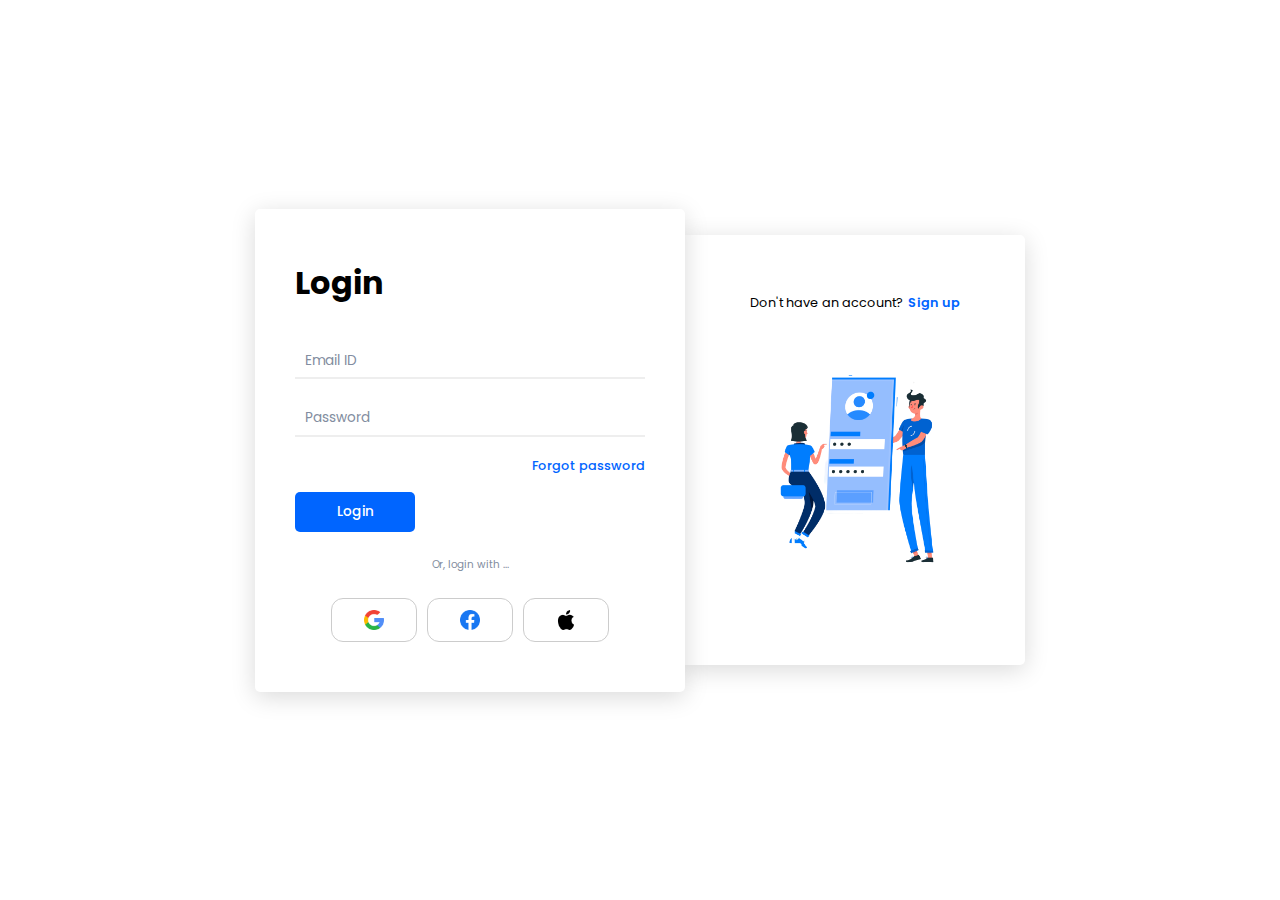
<file: loginPage/slidingLoginForm/index.html>
<!DOCTYPE html>
<html lang="en">
<head>
  <meta charset="UTF-8">
  <meta http-equiv="X-UA-Compatible" content="IE=edge">
  <meta name="viewport" content="width=device-width, initial-scale=1.0">
  <title>Document</title>
  <link rel="stylesheet" href="https://unicons.iconscout.com/release/v4.0.0/css/line.css">
  <link rel="stylesheet" href="./styles.css">
</head>
<body>

  <!-- sign in form  -->
  <div class="form-container sign-in-form">
    <div class="form-box sign-in-box">
      <h2>Login</h2>
      <form action="">
        <div class="field">
          <i class="uil uil-at"></i>
          <input type="email" placeholder="Email ID" required>
        </div>
        <div class="field">
          <i class="uil uil-lock-alt"></i>
          <input class="password-input" type="password" placeholder="Password" required>
          <div class="eye-btn"><i class="uil uil-eye-slash"></i></div>
        </div>
        <div class="forgot-link">
          <a href="">Forgot password</a>
        </div>
        <input class="submit-btn" type="submit" value="Login" >
      </form>
      <div class="login-options">
        <p class="text">Or, login with ...</p>
        <div class="other-logins">
          <a href="#"><img src="./img/search.png" alt=""></a>
          <a href="#"><img src="./img/facebook.png" alt=""></a>
          <a href="#"><img src="./img/apple-black-logo.png" alt=""></a>
        </div>
      </div>
    </div>
    <div class="imgBox sign-in-imgBox">
      <div class="sliding-link">
        <p>Don't have an account?</p>
        <span class="sign-up-btn">Sign up</span>
      </div>
      <img src="./img/sign_in_bleu.png" alt="">
    </div>
  </div>

  <!-- Sign up form -->
  <div class="form-container sign-up-form">
    <div class="imgBox sign-up-imgBox">
      <div class="sliding-link">
        <p>Already a member?</p>
        <span class="sign-in-btn">Sign in</span>
      </div>
      <img src="./img/sign_up_bleu.png" alt="">
    </div>
    <div class="form-box sign-up-box">
      <h2>Sign up</h2>
      <div class="login-options">
        <div class="other-logins">
          <a href="#"><img src="./img/search.png" alt=""></a>
          <a href="#"><img src="./img/facebook.png" alt=""></a>
          <a href="#"><img src="./img/apple-black-logo.png" alt=""></a>
        </div>
        <p class="text">Or, Sign up with email...</p>
      </div>
      <form action="">
        <div class="field">
          <i class="uil uil-user"></i>
          <input type="text" placeholder="Full name" required>
        </div>
        <div class="field">
          <i class="uil uil-at"></i>
          <input type="email" placeholder="Email ID" required>
        </div>
        <div class="field">
          <i class="uil uil-lock-alt"></i>
          <input  type="password" placeholder="Password" required>
        </div>
        <div class="field">
          <i class="uil uil-lock-access"></i>
          <input  type="password" placeholder="Confirm password" required>
        </div>
        <input class="submit-btn" type="submit" value="Sign up" >
      </form>
    </div>
  </div>

  <script src="./script.js"></script>
  
</body>
</html>
</file>
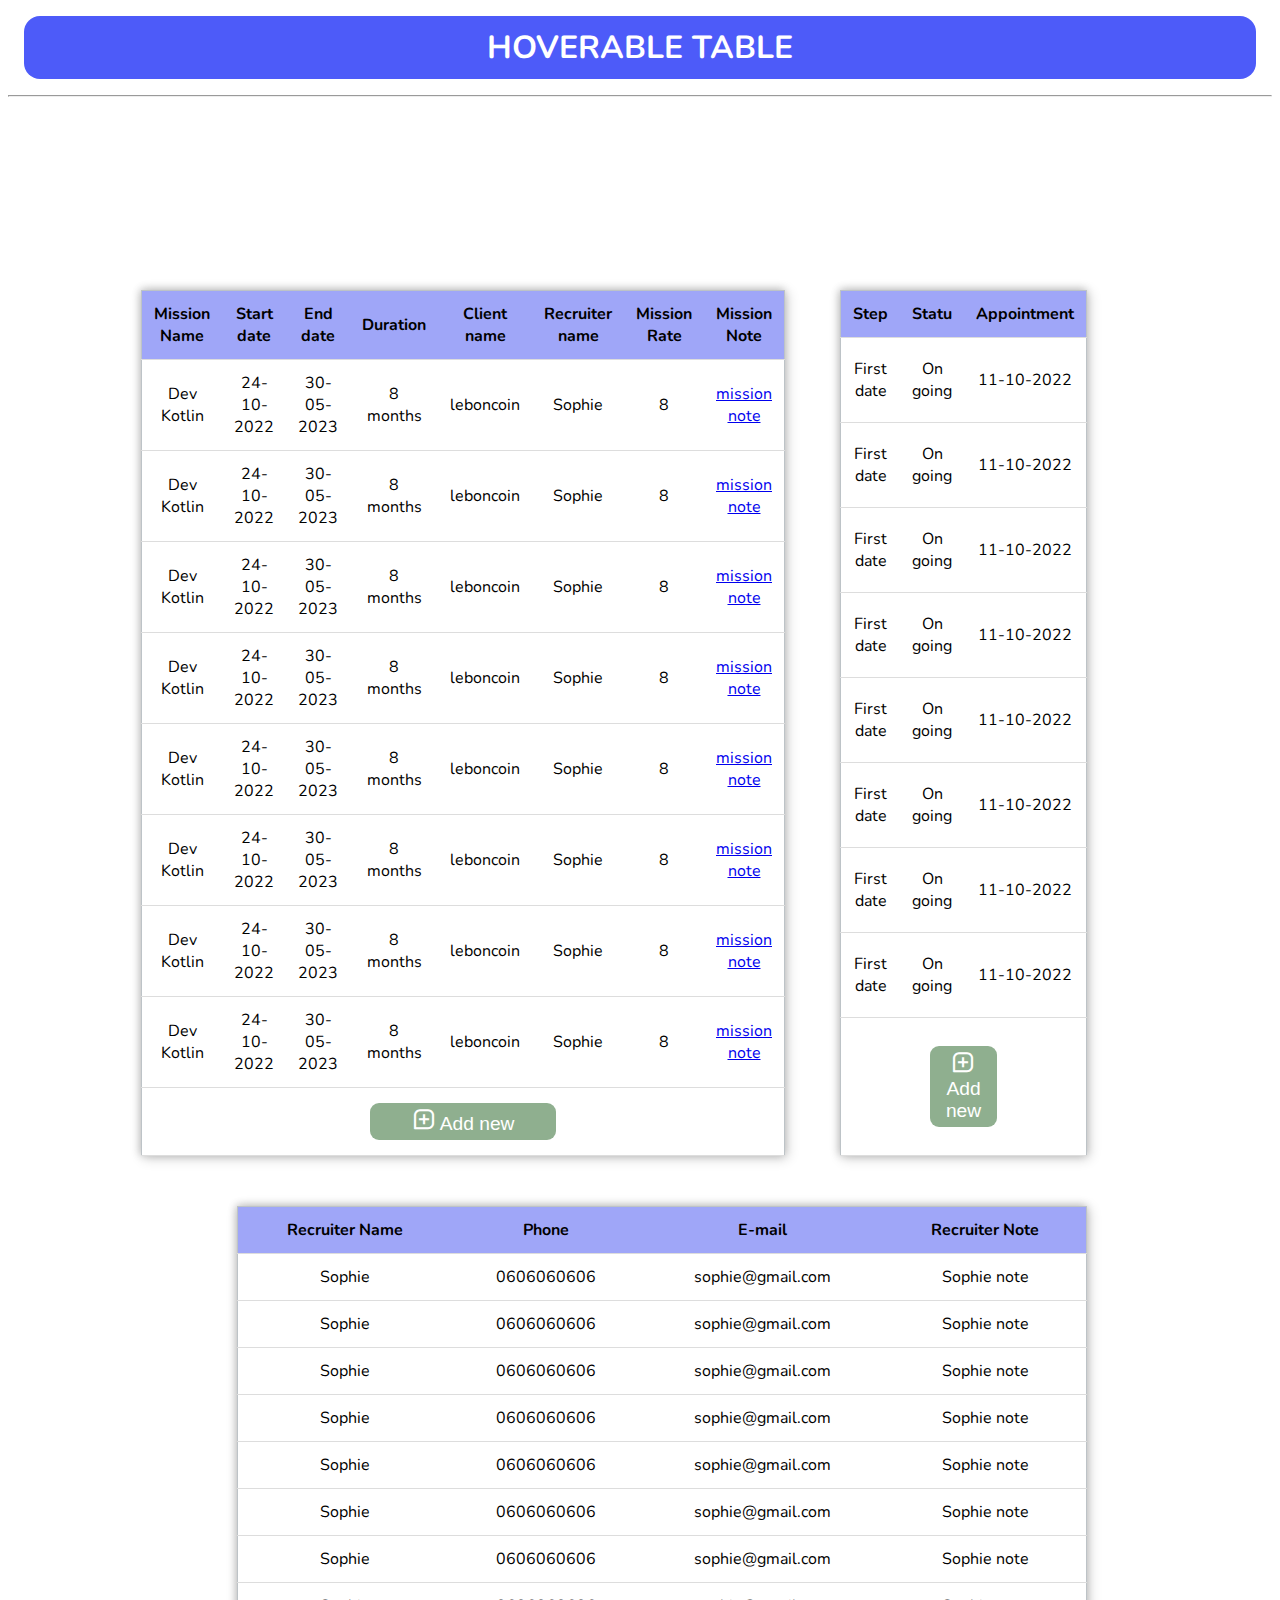
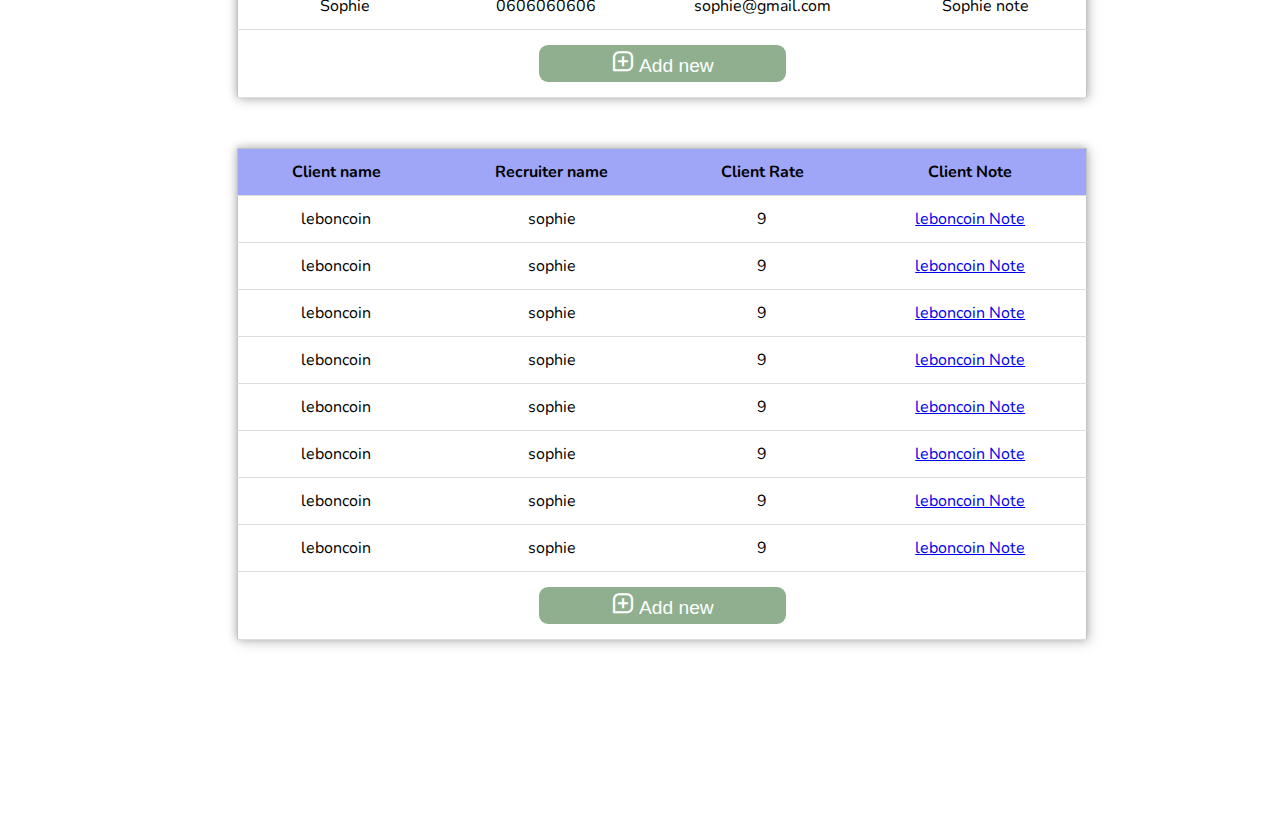
<file: xproject_management/Views_references/table_view_reference/index.html>
<!DOCTYPE html>
<html lang="en">
<head>
  <meta charset="UTF-8">
  <meta http-equiv="X-UA-Compatible" content="IE=edge">
  <meta name="viewport" content="width=device-width, initial-scale=1.0">
  <link rel="stylesheet" href="styles.css">
  <script src="script.js" defer></script>
    <!-- boxicon cdn link -->
    <link href="https://unpkg.com/boxicons@2.1.4/css/boxicons.min.css" rel="stylesheet">
  <title>Document</title>
</head>
<body>
  <h1>Hoverable Table</h1>
  <hr>
  <section class="tables">
    <div class="mission-container">
      <div class="mission remove-btn">
        <button type="button" class="delete-btn">Delete</button>
        <button type="button" class="archive-btn">Archive</button>
      </div>
      <table class="mission">
        <thead>
          <tr class="table-header">
            <th>Mission Name</th>
            <th>Start date</th>
            <th>End date</th>
            <th>Duration</th>
            <th>Client name</th>
            <th>Recruiter name</th>
            <th>Mission Rate</th>
            <th>Mission Note</th>
          </tr>
        </thead>
        <tbody>
          <tr>
            <td>Dev Kotlin</td>
            <td>24-10-2022</td>
            <td>30-05-2023</td>
            <td>8 months</td>
            <td>leboncoin</td>
            <td>Sophie</td>
            <td>8</td>
            <td><a href="#">mission note</a></td>
          </tr>
          <tr>
            <td>Dev Kotlin</td>
            <td>24-10-2022</td>
            <td>30-05-2023</td>
            <td>8 months</td>
            <td>leboncoin</td>
            <td>Sophie</td>
            <td>8</td>
            <td><a href="#">mission note</a></td>
          </tr>
          <tr>
            <td>Dev Kotlin</td>
            <td>24-10-2022</td>
            <td>30-05-2023</td>
            <td>8 months</td>
            <td>leboncoin</td>
            <td>Sophie</td>
            <td>8</td>
            <td><a href="#">mission note</a></td>
          </tr>
          <tr>
            <td>Dev Kotlin</td>
            <td>24-10-2022</td>
            <td>30-05-2023</td>
            <td>8 months</td>
            <td>leboncoin</td>
            <td>Sophie</td>
            <td>8</td>
            <td><a href="#">mission note</a></td>
          </tr>
          <tr>
            <td>Dev Kotlin</td>
            <td>24-10-2022</td>
            <td>30-05-2023</td>
            <td>8 months</td>
            <td>leboncoin</td>
            <td>Sophie</td>
            <td>8</td>
            <td><a href="#">mission note</a></td>
          </tr>
          <tr>
            <td>Dev Kotlin</td>
            <td>24-10-2022</td>
            <td>30-05-2023</td>
            <td>8 months</td>
            <td>leboncoin</td>
            <td>Sophie</td>
            <td>8</td>
            <td><a href="#">mission note</a></td>
          </tr>
          <tr>
            <td>Dev Kotlin</td>
            <td>24-10-2022</td>
            <td>30-05-2023</td>
            <td>8 months</td>
            <td>leboncoin</td>
            <td>Sophie</td>
            <td>8</td>
            <td><a href="#">mission note</a></td>
          </tr>
          <tr>
            <td>Dev Kotlin</td>
            <td>24-10-2022</td>
            <td>30-05-2023</td>
            <td>8 months</td>
            <td>leboncoin</td>
            <td>Sophie</td>
            <td>8</td>
            <td><a href="#">mission note</a></td>
          </tr>
          <tr class="form-row">
            <td><input type="text" placeholder="Step"></td>
            <td><input type="text" placeholder="Statu"></td>
            <td><input type="text" placeholder="Appointment"></td>
            <td><input type="text" placeholder="Appointment"></td>
            <td><input type="text" placeholder="Appointment"></td>
            <td><input type="text" placeholder="Appointment"></td>
            <td><input type="text" placeholder="Appointment"></td>
            <td><input type="text" placeholder="Appointment"></td>
          </tr>
          <tr class="form-btns" >
            <td colspan="9">
              <button type="button" class="action-btn add-new-btn active">
                <i class="bx bx-message-square-add" ></i>
                Add new
              </button>
              <button type="button" class="action-btn save-form-btn">
                <i class="bx bx-save" ></i>
                Save 1
              </button>
              <button type="button" class="action-btn cancel-form-btn">
                <i class="bx bx-message-square-x" ></i>
                Cancel
              </button>
            </td>
          </tr>
        </tbody>
      </table>
      <div class="process remove-btn">
        <button type="button" class="delete-btn">Delete</button>
        <button type="button" class="archive-btn">Archive</button>
      </div>
      <table class="process">
        <thead>
          <tr class="table-header">
            <th>Step</th>
            <th>Statu</th>
            <th>Appointment</th>
          </tr>
        </thead>
        <tbody>
          <tr>
            <td>First date</td>
            <td>On going</td>
            <td>11-10-2022</td>
          </tr>
          <tr>
            <td>First date</td>
            <td>On going</td>
            <td>11-10-2022</td>
          </tr>
          <tr>
            <td>First date</td>
            <td>On going</td>
            <td>11-10-2022</td>
          </tr>
          <tr>
            <td>First date</td>
            <td>On going</td>
            <td>11-10-2022</td>
          </tr>
          <tr>
            <td>First date</td>
            <td>On going</td>
            <td>11-10-2022</td>
          </tr>
          <tr>
            <td>First date</td>
            <td>On going</td>
            <td>11-10-2022</td>
          </tr>
          <tr>
            <td>First date</td>
            <td>On going</td>
            <td>11-10-2022</td>
          </tr>
          <tr>
            <td>First date</td>
            <td>On going</td>
            <td>11-10-2022</td>
          </tr>
          <tr class="form-row">
            <td><input type="text" placeholder="Step"></td>
            <td><input type="text" placeholder="Statu"></td>
            <td><input type="text" placeholder="Appointment"></td>
          </tr>
          <tr class="form-btns" >
            <td colspan="5">
              <button type="button" class="action-btn add-new-btn active">
                <i class="bx bx-message-square-add" ></i>
                Add new
              </button>
              <button type="button" class="action-btn save-form-btn">
                <i class="bx bx-save" ></i>
                Save 2
              </button>
              <button type="button" class="action-btn cancel-form-btn">
                <i class="bx bx-message-square-x" ></i>
                Cancel
              </button>
            </td>
          </tr>
        </tbody>
      </table>
    </div>
    <div class="table-container">
      <div class="recruiter remove-btn">
        <button type="button" class="delete-btn">Delete</button>
        <button type="button" class="archive-btn">Archive</button>
      </div>
      <table class="recruiter">
        <thead>
          <tr class="table-header">
            <th>Recruiter Name</th>
            <th>Phone</th>
            <th>E-mail</th>
            <th>Recruiter Note</th>
          </tr>
        </thead>
        <tbody>
          <tr>
            <td>Sophie</td>
            <td>0606060606</td>
            <td>sophie@gmail.com</td>
            <td>Sophie note</td>
          </tr>
          <tr>
            <td>Sophie</td>
            <td>0606060606</td>
            <td>sophie@gmail.com</td>
            <td>Sophie note</td>
          </tr>
          <tr>
            <td>Sophie</td>
            <td>0606060606</td>
            <td>sophie@gmail.com</td>
            <td>Sophie note</td>
          </tr>
          <tr>
            <td>Sophie</td>
            <td>0606060606</td>
            <td>sophie@gmail.com</td>
            <td>Sophie note</td>
          </tr>
          <tr>
            <td>Sophie</td>
            <td>0606060606</td>
            <td>sophie@gmail.com</td>
            <td>Sophie note</td>
          </tr>
          <tr>
            <td>Sophie</td>
            <td>0606060606</td>
            <td>sophie@gmail.com</td>
            <td>Sophie note</td>
          </tr>
          <tr>
            <td>Sophie</td>
            <td>0606060606</td>
            <td>sophie@gmail.com</td>
            <td>Sophie note</td>
          </tr>
          <tr>
            <td>Sophie</td>
            <td>0606060606</td>
            <td>sophie@gmail.com</td>
            <td>Sophie note</td>
          </tr>
          <tr class="form-row">
            <td><input type="text" placeholder="Step"></td>
            <td><input type="text" placeholder="Statu"></td>
            <td><input type="text" placeholder="Appointment"></td>
          </tr>
          <tr class="form-btns" >
            <td colspan="5">
              <button type="button" class="action-btn add-new-btn active">
                <i class="bx bx-message-square-add" ></i>
                Add new
              </button>
              <button type="button" class="action-btn save-form-btn">
                <i class="bx bx-save" ></i>
                Save 2
              </button>
              <button type="button" class="action-btn cancel-form-btn">
                <i class="bx bx-message-square-x" ></i>
                Cancel
              </button>
            </td>
          </tr>
        </tbody>
      </table>
    </div>
    <div class="table-container">
      <div class="client remove-btn">
        <button type="button" class="delete-btn">Delete</button>
        <button type="button" class="archive-btn">Archive</button>
      </div>
      <table class="client">
        <thead>
          <tr class="table-header">
            <th>Client name</th>
            <th>Recruiter name</th>
            <th>Client Rate</th>
            <th>Client Note</th>
          </tr>
        </thead>
        <tbody>
          <tr>
            <td>leboncoin</td>
            <td>sophie</td>
            <td>9</td>
            <td><a href="#">leboncoin Note</a></td>
          </tr>
          <tr>
            <td>leboncoin</td>
            <td>sophie</td>
            <td>9</td>
            <td><a href="#">leboncoin Note</a></td>
          </tr>
          <tr>
            <td>leboncoin</td>
            <td>sophie</td>
            <td>9</td>
            <td><a href="#">leboncoin Note</a></td>
          </tr>
          <tr>
            <td>leboncoin</td>
            <td>sophie</td>
            <td>9</td>
            <td><a href="#">leboncoin Note</a></td>
          </tr>
          <tr>
            <td>leboncoin</td>
            <td>sophie</td>
            <td>9</td>
            <td><a href="#">leboncoin Note</a></td>
          </tr>
          <tr>
            <td>leboncoin</td>
            <td>sophie</td>
            <td>9</td>
            <td><a href="#">leboncoin Note</a></td>
          </tr>
          <tr>
            <td>leboncoin</td>
            <td>sophie</td>
            <td>9</td>
            <td><a href="#">leboncoin Note</a></td>
          </tr>
          <tr>
            <td>leboncoin</td>
            <td>sophie</td>
            <td>9</td>
            <td><a href="#">leboncoin Note</a></td>
          </tr>
          <tr class="form-row">
            <td><input type="text" placeholder="Step"></td>
            <td><input type="text" placeholder="Statu"></td>
            <td><input type="text" placeholder="Appointment"></td>
            <td><input type="text" placeholder="Appointment"></td>
          </tr>
          <tr class="form-btns" >
            <td colspan="9">
              <button type="button" class="action-btn add-new-btn active">
                <i class="bx bx-message-square-add" ></i>
                Add new
              </button>
              <button type="button" class="action-btn save-form-btn">
                <i class="bx bx-save" ></i>
                Save 1
              </button>
              <button type="button" class="action-btn cancel-form-btn">
                <i class="bx bx-message-square-x" ></i>
                Cancel
              </button>
            </td>
          </tr>
        </tbody>
      </table>
    </div>
  </section>
</body>
</html>
</file>
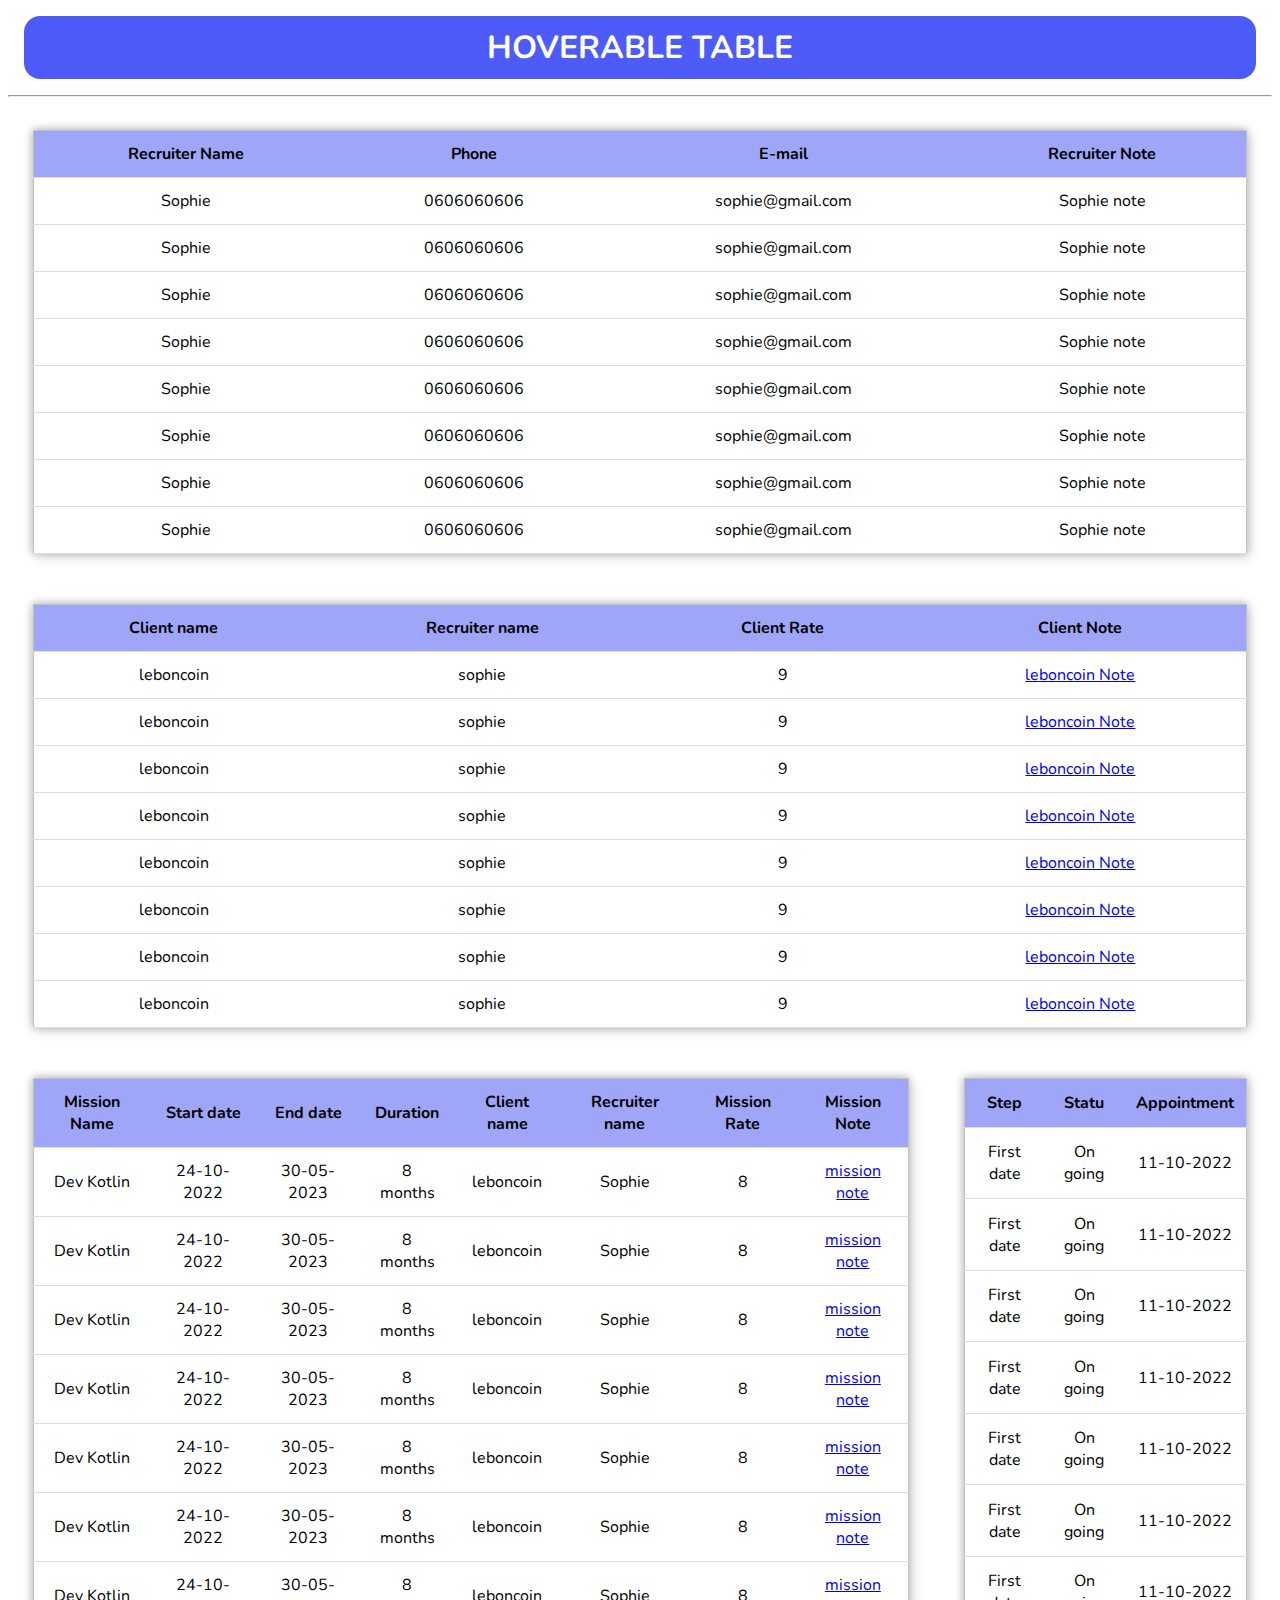
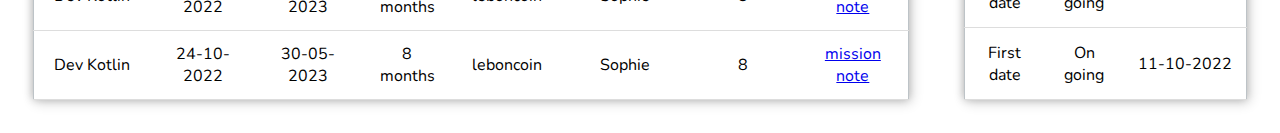
<file: views/table.html>
<!DOCTYPE html>
<html lang="en">
<head>
  <meta charset="UTF-8">
  <meta http-equiv="X-UA-Compatible" content="IE=edge">
  <meta name="viewport" content="width=device-width, initial-scale=1.0">
  <link rel="stylesheet" href="./styles/table.css">
  <title>Document</title>
</head>
<body>
  <h1>Hoverable Table</h1>
  <hr>
  <section class="tables">
    <table class="recruiter">
      <tr class="table-header">
        <th>Recruiter Name</th>
        <th>Phone</th>
        <th>E-mail</th>
        <th>Recruiter Note</th>
      </tr>
      <tr>
        <td>Sophie</td>
        <td>0606060606</td>
        <td>sophie@gmail.com</td>
        <td>Sophie note</td>
      </tr>
      <tr>
        <td>Sophie</td>
        <td>0606060606</td>
        <td>sophie@gmail.com</td>
        <td>Sophie note</td>
      </tr>
      <tr>
        <td>Sophie</td>
        <td>0606060606</td>
        <td>sophie@gmail.com</td>
        <td>Sophie note</td>
      </tr>
      <tr>
        <td>Sophie</td>
        <td>0606060606</td>
        <td>sophie@gmail.com</td>
        <td>Sophie note</td>
      </tr>
      <tr>
        <td>Sophie</td>
        <td>0606060606</td>
        <td>sophie@gmail.com</td>
        <td>Sophie note</td>
      </tr>
      <tr>
        <td>Sophie</td>
        <td>0606060606</td>
        <td>sophie@gmail.com</td>
        <td>Sophie note</td>
      </tr>
      <tr>
        <td>Sophie</td>
        <td>0606060606</td>
        <td>sophie@gmail.com</td>
        <td>Sophie note</td>
      </tr>
      <tr>
        <td>Sophie</td>
        <td>0606060606</td>
        <td>sophie@gmail.com</td>
        <td>Sophie note</td>
      </tr>
    </table>
    <table class="Client">
      <tr class="table-header">
        <th>Client name</th>
        <th>Recruiter name</th>
        <th>Client Rate</th>
        <th>Client Note</th>
      </tr>
      <tr>
        <td>leboncoin</td>
        <td>sophie</td>
        <td>9</td>
        <td><a href="#">leboncoin Note</a></td>
      </tr>
      <tr>
        <td>leboncoin</td>
        <td>sophie</td>
        <td>9</td>
        <td><a href="#">leboncoin Note</a></td>
      </tr>
      <tr>
        <td>leboncoin</td>
        <td>sophie</td>
        <td>9</td>
        <td><a href="#">leboncoin Note</a></td>
      </tr>
      <tr>
        <td>leboncoin</td>
        <td>sophie</td>
        <td>9</td>
        <td><a href="#">leboncoin Note</a></td>
      </tr>
      <tr>
        <td>leboncoin</td>
        <td>sophie</td>
        <td>9</td>
        <td><a href="#">leboncoin Note</a></td>
      </tr>
      <tr>
        <td>leboncoin</td>
        <td>sophie</td>
        <td>9</td>
        <td><a href="#">leboncoin Note</a></td>
      </tr>
      <tr>
        <td>leboncoin</td>
        <td>sophie</td>
        <td>9</td>
        <td><a href="#">leboncoin Note</a></td>
      </tr>
      <tr>
        <td>leboncoin</td>
        <td>sophie</td>
        <td>9</td>
        <td><a href="#">leboncoin Note</a></td>
      </tr>
    </table>
    <div class="mission-container">
      <table class="mission">
        <tr class="table-header">
          <th>Mission Name</th>
          <th>Start date</th>
          <th>End date</th>
          <th>Duration</th>
          <th>Client name</th>
          <th>Recruiter name</th>
          <th>Mission Rate</th>
          <th>Mission Note</th>
        </tr>
        <tr>
          <td>Dev Kotlin</td>
          <td>24-10-2022</td>
          <td>30-05-2023</td>
          <td>8 months</td>
          <td>leboncoin</td>
          <td>Sophie</td>
          <td>8</td>
          <td><a href="#">mission note</a></td>
        </tr>
        <tr>
          <td>Dev Kotlin</td>
          <td>24-10-2022</td>
          <td>30-05-2023</td>
          <td>8 months</td>
          <td>leboncoin</td>
          <td>Sophie</td>
          <td>8</td>
          <td><a href="#">mission note</a></td>
        </tr>
        <tr>
          <td>Dev Kotlin</td>
          <td>24-10-2022</td>
          <td>30-05-2023</td>
          <td>8 months</td>
          <td>leboncoin</td>
          <td>Sophie</td>
          <td>8</td>
          <td><a href="#">mission note</a></td>
        </tr>
        <tr>
          <td>Dev Kotlin</td>
          <td>24-10-2022</td>
          <td>30-05-2023</td>
          <td>8 months</td>
          <td>leboncoin</td>
          <td>Sophie</td>
          <td>8</td>
          <td><a href="#">mission note</a></td>
        </tr>
        <tr>
          <td>Dev Kotlin</td>
          <td>24-10-2022</td>
          <td>30-05-2023</td>
          <td>8 months</td>
          <td>leboncoin</td>
          <td>Sophie</td>
          <td>8</td>
          <td><a href="#">mission note</a></td>
        </tr>
        <tr>
          <td>Dev Kotlin</td>
          <td>24-10-2022</td>
          <td>30-05-2023</td>
          <td>8 months</td>
          <td>leboncoin</td>
          <td>Sophie</td>
          <td>8</td>
          <td><a href="#">mission note</a></td>
        </tr>
        <tr>
          <td>Dev Kotlin</td>
          <td>24-10-2022</td>
          <td>30-05-2023</td>
          <td>8 months</td>
          <td>leboncoin</td>
          <td>Sophie</td>
          <td>8</td>
          <td><a href="#">mission note</a></td>
        </tr>
        <tr>
          <td>Dev Kotlin</td>
          <td>24-10-2022</td>
          <td>30-05-2023</td>
          <td>8 months</td>
          <td>leboncoin</td>
          <td>Sophie</td>
          <td>8</td>
          <td><a href="#">mission note</a></td>
        </tr>
      </table>
      <table class="process">
        <tr class="table-header">
          <th>Step</th>
          <th>Statu</th>
          <th>Appointment</th>
        </tr>
        <tr>
          <td>First date</td>
          <td>On going</td>
          <td>11-10-2022</td>
        </tr>
        <tr>
          <td>First date</td>
          <td>On going</td>
          <td>11-10-2022</td>
        </tr>
        <tr>
          <td>First date</td>
          <td>On going</td>
          <td>11-10-2022</td>
        </tr>
        <tr>
          <td>First date</td>
          <td>On going</td>
          <td>11-10-2022</td>
        </tr>
        <tr>
          <td>First date</td>
          <td>On going</td>
          <td>11-10-2022</td>
        </tr>
        <tr>
          <td>First date</td>
          <td>On going</td>
          <td>11-10-2022</td>
        </tr>
        <tr>
          <td>First date</td>
          <td>On going</td>
          <td>11-10-2022</td>
        </tr>
        <tr>
          <td>First date</td>
          <td>On going</td>
          <td>11-10-2022</td>
        </tr>
      </table>
    </div>
  </section>
</body>
</html>
</file>
<file: loginPage/slidingLoginForm/styles.css>
@import url('https://fonts.googleapis.com/css2?family=Poppins:wght@100;200;300;400;500;600;700;800;900&display=swap');


*{
  margin: 0 ;
  padding: 0;
  box-sizing: vorder-box;
  font-family: 'Poppins', sans-serif;
}

body{
  min-height: 100vh;
  background: #fff;
  display: flex;
  justify-content: center ;
  align-items: center;
}

.form-container {
  position: absolute;
  display: flex;
  justify-content: center ;
  align-items: center;
  font-size: 1rem;
}

.form-box{
  z-index: 999;
  background: #fff;
  box-shadow: 0 5px 25px rgb(0 0 0 / 15%) ;
  width: 350px;
  padding: 50px 40px;
  border-radius: 5px;
  overflow: hidden;
}

.form-box h2{
  font-size: 2em;
  margin-bottom: 40px;
  font-weight: 700;

}

.form-box .field{
  display: flex;
  justify-content: center ;
  align-items: center;
  border-bottom: 2px solid #eee;
  margin-bottom: 25px;
}

.activeField{
  border-bottom: 2px solid #0065ff !important;
  transition: 0.3s ease;
}

.activeField i{
  color: #0065ff !important;
  transition: 0.3s ease;
}


.form-box .field input{
  border: none;
  outline: none;
  background: none;
  width: 100%;
  font-size: 1em;
  padding-bottom: 5px;

}

.form-box .field i{
  color: #828da0;
  font-size: 1.3em;
  margin-right: 10px;
  padding-bottom: 5px;

}

::placeholder{
  color: #828da0;
  font-size: 0.85em;

}

.eye-btn{
  cursor: pointer;
}
 
.eye-btn i:hover{
  color: #0065ff;
  transition: 0.3s ease;

}

.forgot-link{
  text-align: right;
  transform: translateY(-10px);
}

.forgot-link a{
  color: #0065ff;
  font-size: 0.8em;
  text-decoration: none;
  font-weight: 500;
}

.submit-btn{
  background: #0065ff;
  color: #fff;
  border: none;
  outline: none;
  width: 120px;
  padding: 10px 30px;
  border-radius: 5px;
  font-size: 0.85em;
  font-weight: 500;
  margin-top: 5px;
  cursor: pointer;
}

.login-options{
  display: flex;
  justify-content: center;
  align-items: center ;
  flex-direction: column;
}

.login-options .text{
  color: #828da0;
  font-size: 0.65em;
  margin: 25px 0;
}

.other-logins{
  display: flex;
}

.other-logins a{
  border: 1px solid #ccc;
  padding: 11px 32px;
  border-radius: 12px;
  display: flex;
  justify-content: center ;
  align-items:center;
  margin: 0 5px;
  transition: border 0.3s ease;
}

.other-logins a:hover{
  border: 1px solid #0065ff;
}

.other-logins a img {
  width: 20px;
}

.imgBox img{
  max-width: 270px;
}

.sliding-link{
  display: flex;
  font-size: 0.8em;
  margin-bottom: 25px;
}

.sliding-link span{
  color: #0065ff;
  font-weight: 600;
  margin-left: 5px;
  cursor: pointer;
}

.imgBox{
  z-index: 888;
  display: flex;
  justify-content: center;
  align-items: center;
  flex-direction: column;
  background-color: #fff;
  box-shadow: 0 5px 25px rgb(0 0 0 / 15%);
  height: 400px;
  padding: 15px 35px;
}
 

.sign-in-imgBox{
  border-radius: 0 5px 5px 0;
}

.sign-up-imgBox{
  border-radius: 5px 0 0 5px;
}

.sign-in-form.hideForm .sign-in-box{
  transform: translateX(100%);
  visibility: hidden;
}

.sign-in-form.hideForm .sign-in-imgBox{
  transform: translateX(-100%);
  visibility: hidden;
}

.sign-in-form.showForm .sign-in-box,
.sign-in-form.showForm .sign-in-imgBox{
  transform: translateX(0);
  visibility: visible;
  transition: 0.5s ease;
}

.sign-up-form .sign-up-imgBox{
  transform: translateX(100%);
  visibility: hidden;
}

.sign-up-form .sign-up-box{
  transform: translateX(-100%);
  visibility: hidden;
}

.sign-up-form.showForm .sign-up-imgBox,
.sign-up-form.showForm .sign-up-box{
  transform:translateX(0);
  visibility: visible;
  transition: 0.5s ease;

}

@media  screen and (max-width: 735px) {
  .form-container{
    flex-direction: column;
    top: 0;
    overflow: hidden;
    padding: 30px;
  }
  .form-box{
    box-shadow: none;
    padding: 0;
  }

  .imgBox img{
    max-width: 45%;
    min-width: 180px;
  }

  .imgBox{
    box-shadow: none;
    width: 100%;
    height: auto;
    padding: 35px 35px 15px;
  }

  .sign-up-form{
    flex-direction: column-reverse;

  }
}


@media  screen and (max-width: 450px){
  .form-container{
    font-size: 0.9rem;
  }

  .form-box{
    width: 100%;
  }
}


@media  screen and (max-width: 325px){
  .other-logins a{
    padding: 9px 25px;
    margin: 0 3px;
  }
  
}

@media  screen and (max-width: 200px){
  .form-box{
    width: 80%;
  }
  
}
</file>
<file: xproject_management/Views_references/table_view_reference/styles.css>
@import url('https://fonts.googleapis.com/css2?family=Nunito:wght@300;400;500;600;700&display=swap');

:root {
  font-size: 16px;
  font-family: "Nunito", sans-serif;
  --logo-primary: #fff;
  --icon-primary: #fff;
  --icon-seconday: grey;
  --text-primary: #fff;
  --text-secondary: #363636;
  --bg-primary: #4d5bf9;
  --bg-secondary: #fff;
  --bg-tertiary: #9fa6f8;
  --tb-primary: #fff;
  --tb-secondary: #e4e6f5;
}

h1 {
  font-weight: 700;
  text-transform: uppercase;
  text-align: center;
  background-color: var(--bg-primary);
  color: var(--text-primary);
  padding: 10px 0px;
  margin: 16px;
  border-radius: 16px;
}

.tables {
display: flex;
align-items: stretch;
flex-direction: column;
padding: 10rem;
align-content: center;
justify-content: center;
}


table {
  border-collapse: collapse;
  border: 1px solid #bdc3c7;
  box-shadow: 2px 2px 12px rgba(0, 0, 0, 0.2), -1px -1px 8px rgba(0, 0, 0, 0.2);
  margin: 25px;
}

tr {
  transition: all .2s ease-in;
  cursor: pointer;  
}

tbody tr:hover {
  box-shadow: 2px 2px 12px rgba(0, 0, 0, 0.2), -1px -1px 8px rgba(0, 0, 0, 0.2);
  background-color: var(--tb-secondary);
  transform: scale(1.01);
}

tbody tr:last-child:hover,
.update-action:hover {
  box-shadow: none;
  background-color: var(--bg-secondary);
  transform: none;
}

.update-row:hover {
  box-shadow: none;
  transform: none;
}

tbody tr.active{
  background: rgb(9,9,121);
  background: linear-gradient(90deg, rgba(9,9,121,1) 0%, rgba(3,211,118,1) 0%, rgba(1,184,236,1) 52%, rgba(0,212,255,1) 100%);  
  color: #fff;
  font-weight: 600;
  transform: none;
  box-shadow: none;
  transition: 0.2s ease;
}

th,td {
  padding: 12px;
  text-align: center;
  border-bottom: 1px solid #ddd;
  
}

.table-header {
  background-color: var(--bg-tertiary);
}

.mission-container,
.table-container {
  display: flex;
  align-items: stretch;
  justify-content: center;
  gap: 5px;
  justify-content: flex-end
}

.table-container table {
  width: 90%;
}

.mission-container .mission {
  width: calc(100%*0.7);
}
.mission-container .process {
  width: calc(100%*0.3);
}

/*actions buttons*/
.action-btn {
  background-color: #4d5bf9;
  color: #fff;
  border-radius: 12px;
  outline: none;
  border: none;
  padding: .8rem;
  font-size: 0.9rem;
  cursor: pointer;
}

.action-btn:hover {
  box-shadow: 2px 2px 12px rgba(0, 0, 0, 0.2), -1px -1px 8px rgba(0, 0, 0, 0.2);
  transform: scale(1.02, 1.1);
}

.action-btn {
  padding: 5px 15px;
  outline: none;
  border: none;
  background-color: #e4e4e4;
  font-size: 1.2rem;
  border-radius: 9px;
  width: 30%;
  cursor: pointer;
  margin: 3px;  
}

.action-btn i {
  font-size: 1.5rem;
}

.cancel-form-btn.active,
.cancel-update-btn {
  display:initial;
  background-color: rgb(248, 166, 166);
}

.cancel-form-btn {
  display: none;
}

.add-new-btn.active,
.update-btn {
  display: initial;
  background-color: rgb(143, 175, 143);
}
.add-new-btn {
  display: none;
}

.save-form-btn.active {
  display: initial;
  background-color: rgb(171, 187, 240);
}
.save-form-btn {
  display: none;
}

/*update row*/
.update-row input {
  width: 100%;
  height: 1.5rem;
  outline: none;
  border: none;
  border-radius: 5px;
  background-color: #fff;
  color:var(--text-secondary);
  font-size: 1rem;
  text-align: center;
}

.update-row input:focus {
  outline: 3px solid rgba(191, 147, 233, 0.61);
}

.update-row {
  background-color: #e4e4e4;
}

.form-row {
  display: none;
}

.form-row.active{
  display: contents;
  transition: 1.5s ease;
}

.form-row input {
  padding: 5px 0px;
  text-align: center;
  border: 1px solid grey;
  border-radius: 9px;
  width: 100%;
}

.form-row input::placeholder {
  font-size: 1rem;
  text-align: center;
}

.remove-btn {
  display: none;
  transition: 1.5s ease-in-out;
}

.remove-btn.active {
  position: relative;
  top: 0px;
  /* transform: translateX(100px); */
  display: flex;
  flex-direction: column;
  align-items: center;
  justify-content: center;
  height: 10%;
  width: 5%;
  padding: 0px 10px;
  background-color: #9fa6f82a ;
  box-shadow: 2px 2px 12px rgba(153, 152, 152, 0.2), -1px -1px 8px rgba(153, 152, 152, 0.2);
  border-radius: 12px;
  transition: .5s ease-in;
}

.remove-btn button{
  transition: 0.3s ease;
  margin: 5px;
  padding: 5px;
  border: none;
  border-radius: 5px;
  font-size: 1rem;
  width: 100%;
  cursor: pointer;
}

.remove-btn button:hover {
  box-shadow: 2px 2px 12px rgba(0, 0, 0, 0.2), -1px -1px 8px rgba(0, 0, 0, 0.2);
  transform: scale(1.02, 1.1);
}

.remove-btn .delete-btn {
  background-color: rgb(248, 166, 166);
}

.remove-btn .archive-btn {
  background-color: rgb(246, 248, 140);
}

@media only screen and (max-width: 960px) {
  .mission-container {
    flex-direction: column;
  }
  .mission-container .mission,
  .mission-container .process {
    width: 95%;
  }
}

@media only screen and (max-width: 768px) {
  table {
    width: 90%;
  }
  .mission-container .mission,
  .mission-container .process {
    width: 90%;
  }
}
</file>
<file: views/styles/table.css>
@import url('https://fonts.googleapis.com/css2?family=Nunito:wght@300;400;500;600;700&display=swap');

:root {
  font-size: 16px;
  font-family: "Nunito", sans-serif;
  --logo-primary: #fff;
  --icon-primary: #fff;
  --icon-seconday: grey;
  --text-primary: #fff;
  --text-secondary: #363636;
  --bg-primary: #4d5bf9;
  --bg-secondary: #fff;
  --bg-tertiary: #9fa6f8;
  --tb-primary: #fff;
  --tb-secondary: #e4e6f5;
}

h1 {
  font-weight: 700;
  text-transform: uppercase;
  text-align: center;
  background-color: var(--bg-primary);
  color: var(--text-primary);
  padding: 10px 0px;
  margin: 16px;
  border-radius: 16px;
}

.tables {
display: flex;
align-items: stretch;
flex-direction: column;
}

table {
  border-collapse: collapse;
  border: 1px solid #bdc3c7;
  box-shadow: 2px 2px 12px rgba(0, 0, 0, 0.2), -1px -1px 8px rgba(0, 0, 0, 0.2);
  margin: 25px;
}

tr {
  transition: all .2s ease-in;
  cursor: pointer;
}

tr:hover {
  box-shadow: 2px 2px 12px rgba(0, 0, 0, 0.2), -1px -1px 8px rgba(0, 0, 0, 0.2);
  background-color: var(--tb-secondary);
  transform: scale(1.02, 1.1);
}

th,td {
  padding: 12px;
  text-align: center;
  border-bottom: 1px solid #ddd;
}

.table-header {
  background-color: var(--bg-tertiary);
}

.mission-container {
  display: flex;
  flex-direction: row;
  align-items: stretch;
  justify-content: center;
  gap: 5px;
}
</file>
